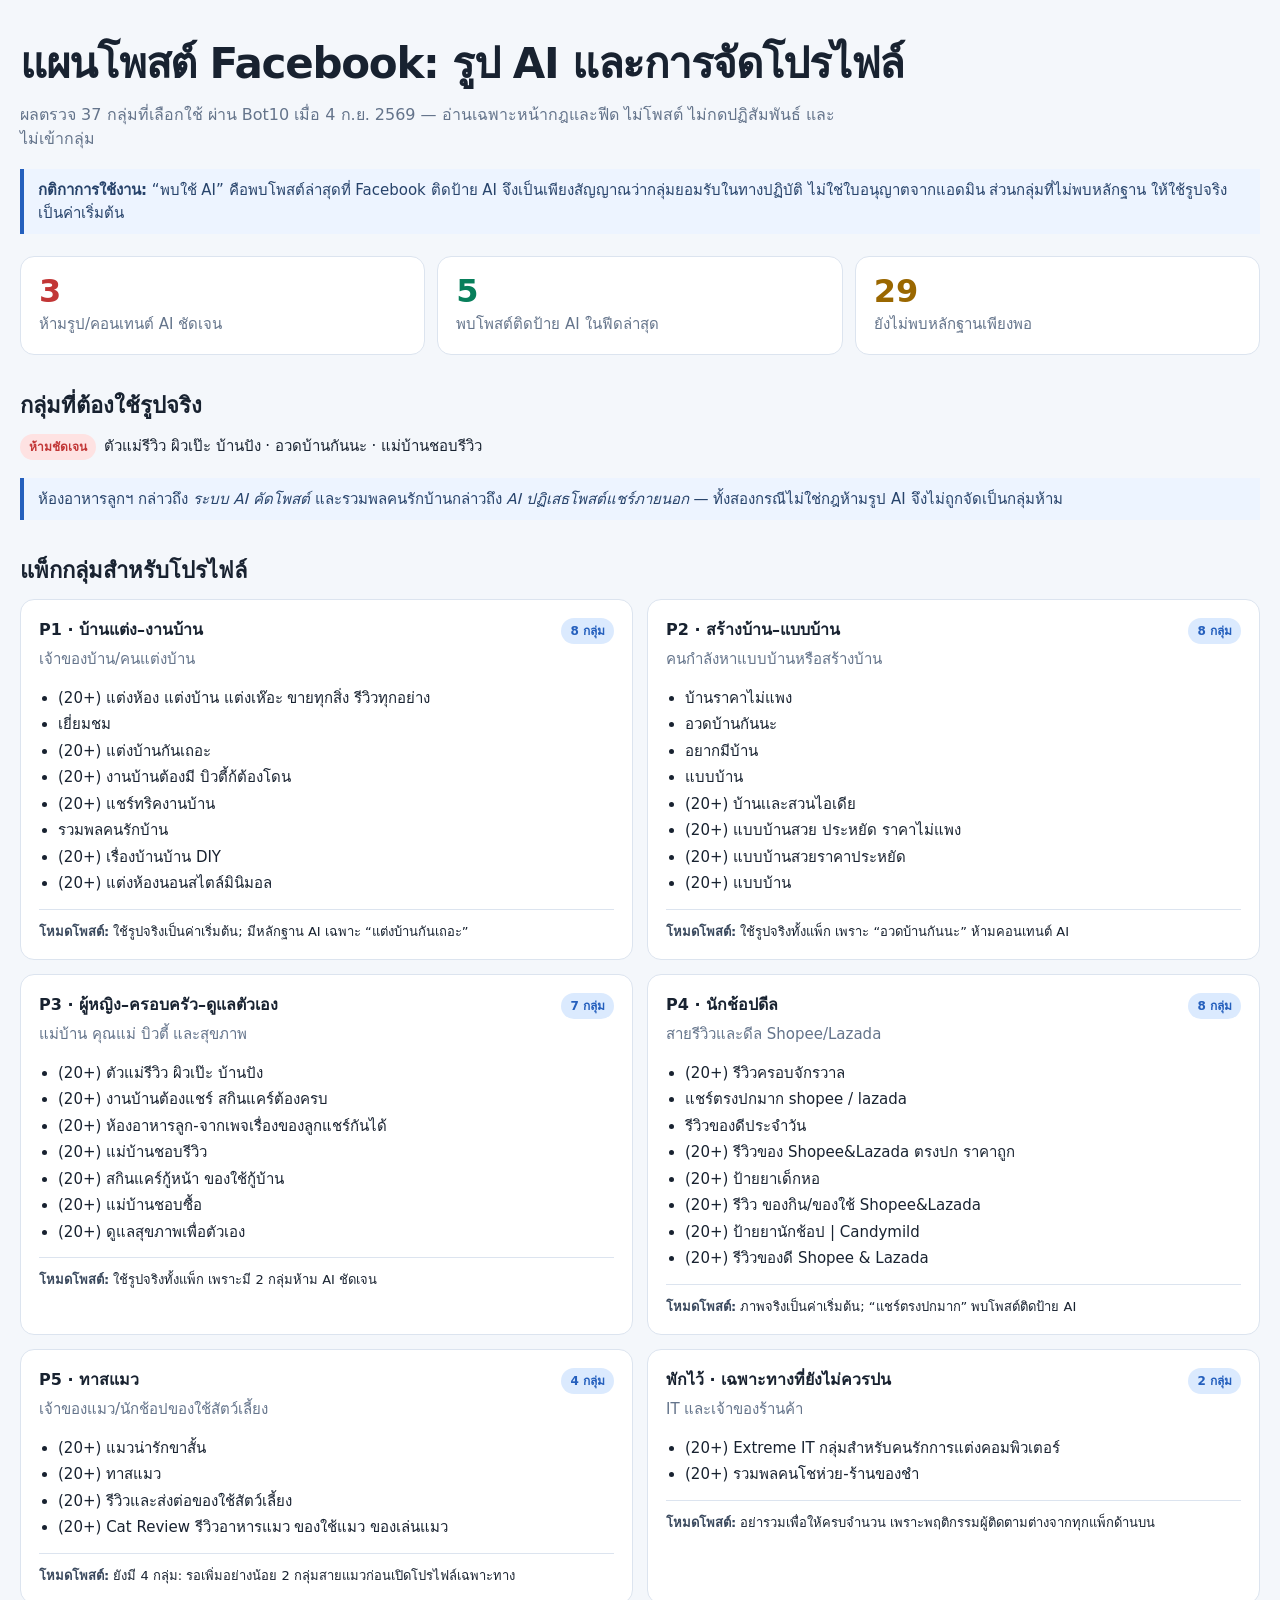
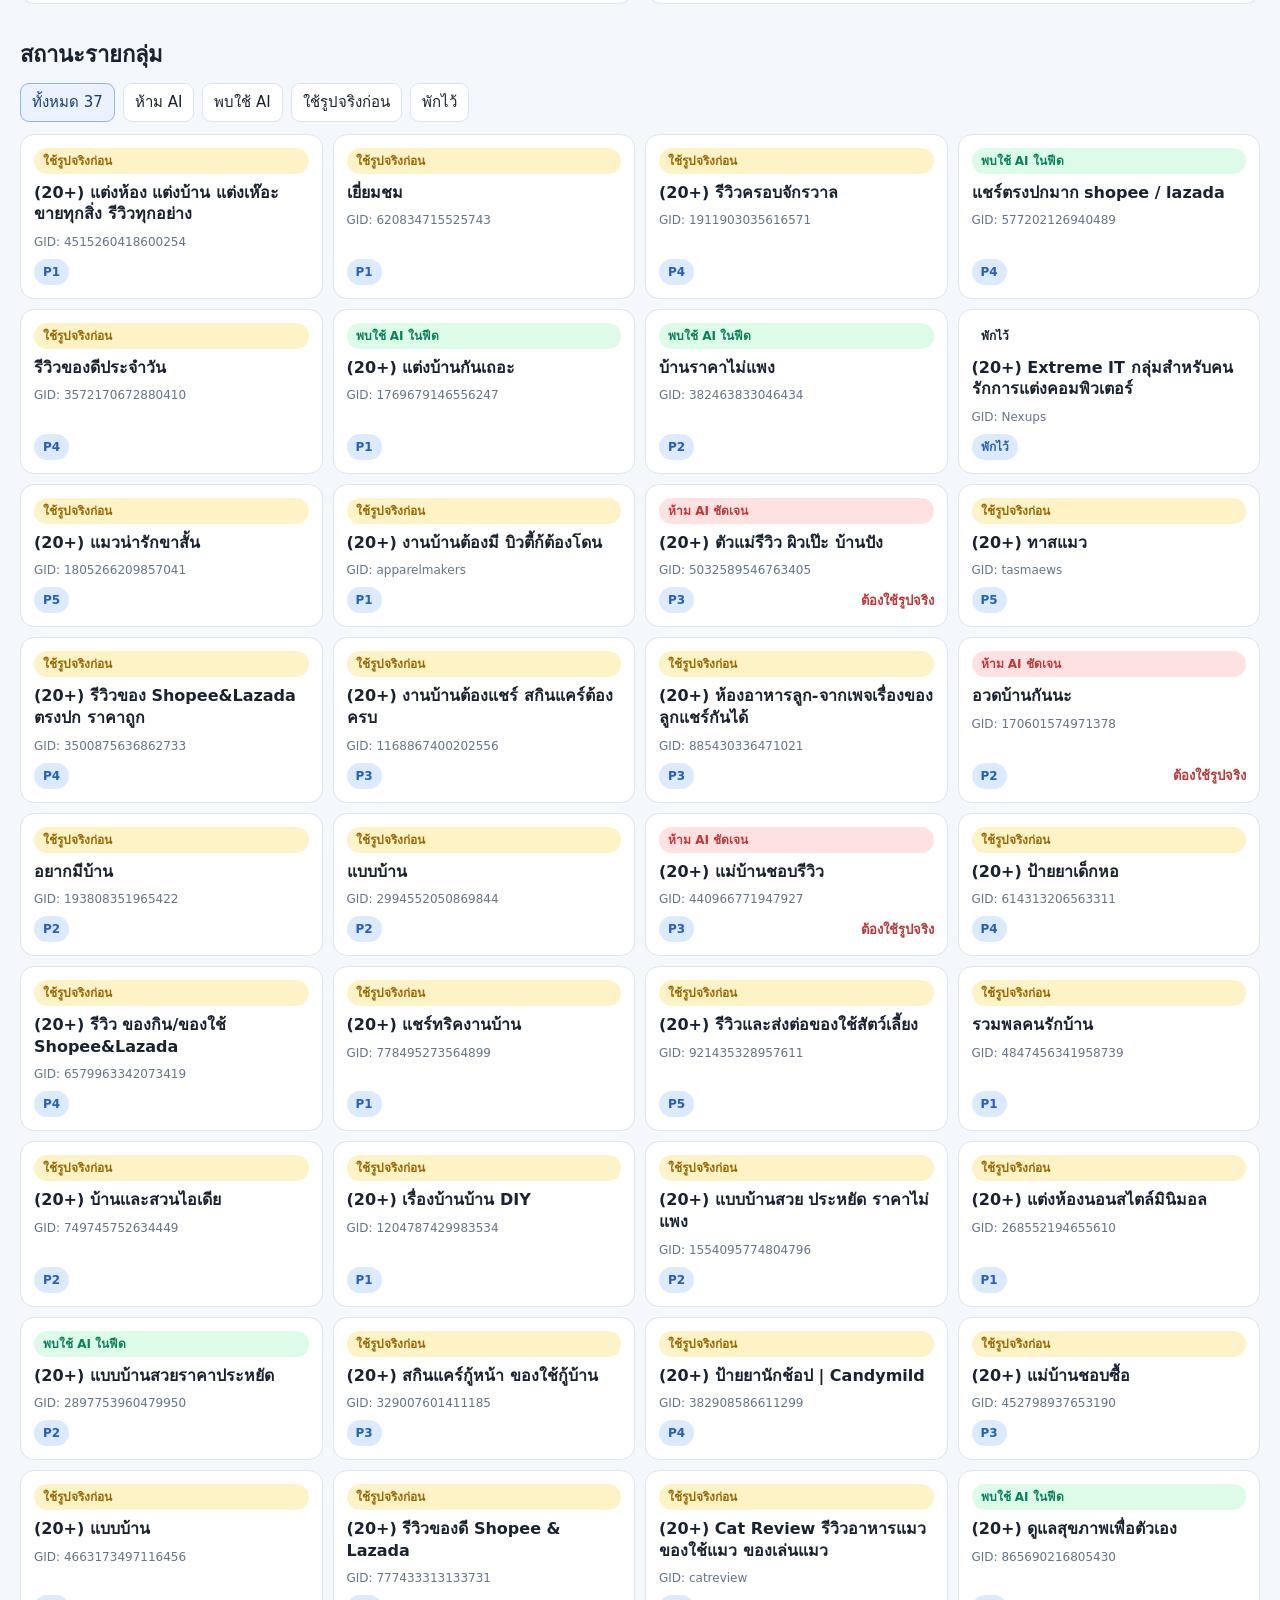
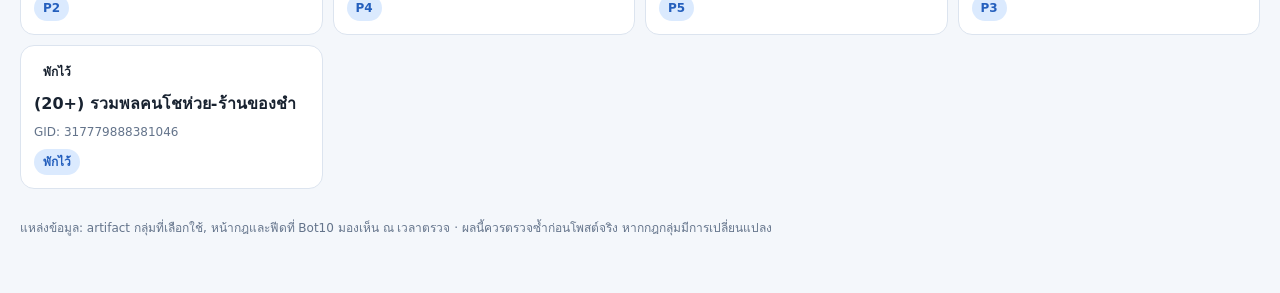
<file: web/fb-ai-posting-plan.html>
<!doctype html>
<html lang="th">
<head>
  <meta charset="utf-8">
  <meta name="viewport" content="width=device-width, initial-scale=1">
  <title>แผนกลุ่ม Facebook และนโยบายรูป AI</title>
  <style>
    :root { --bg:#f4f7fb; --ink:#182230; --muted:#64748b; --line:#dce4ef; --card:#fff; --green:#087f5b; --green-bg:#dcfce7; --red:#c23636; --red-bg:#fee2e2; --amber:#9a6700; --amber-bg:#fef3c7; --blue:#245fbd; --blue-bg:#dbeafe; }
    * { box-sizing:border-box; }
    body { margin:0; background:var(--bg); color:var(--ink); font:15px/1.5 system-ui,-apple-system,"Segoe UI",sans-serif; }
    main { max-width:1280px; margin:auto; padding:32px 20px 56px; }
    h1,h2,h3,p { margin-top:0; } h1 { font-size:clamp(28px,4vw,42px); margin-bottom:8px; letter-spacing:-.03em; } h2 { font-size:22px; margin:34px 0 12px; } h3 { font-size:16px; margin-bottom:6px; }
    .lead { color:var(--muted); max-width:820px; font-size:16px; }
    .note { border-left:4px solid var(--blue); padding:10px 14px; background:#edf4ff; margin:18px 0; color:#27436b; }
    .stats { display:grid; grid-template-columns:repeat(3,minmax(0,1fr)); gap:12px; margin:22px 0; }
    .stat,.pack,.group { background:var(--card); border:1px solid var(--line); border-radius:14px; }
    .stat { padding:18px; } .stat strong { display:block; font-size:32px; line-height:1; margin-bottom:6px; } .stat span { color:var(--muted); }
    .stat.red strong{color:var(--red)} .stat.green strong{color:var(--green)} .stat.amber strong{color:var(--amber)}
    .legend,.filters { display:flex; flex-wrap:wrap; gap:8px; align-items:center; margin:12px 0; }
    .pill { display:inline-flex; align-items:center; border-radius:999px; padding:4px 9px; font-size:12px; font-weight:700; white-space:nowrap; }
    .blocked{background:var(--red-bg);color:var(--red)} .observed{background:var(--green-bg);color:var(--green)} .unknown{background:var(--amber-bg);color:var(--amber)} .assigned{background:var(--blue-bg);color:var(--blue)}
    button { border:1px solid var(--line); background:var(--card); color:var(--ink); padding:7px 11px; border-radius:9px; cursor:pointer; font:inherit; } button:hover,button.active { background:#eaf1ff; border-color:#90b4ef; color:#173f7d; }
    .packs { display:grid; grid-template-columns:repeat(2,minmax(0,1fr)); gap:14px; }
    .pack { padding:18px; } .pack-top { display:flex; justify-content:space-between; gap:12px; align-items:flex-start; } .pack p { color:var(--muted); margin-bottom:12px; } .pack ul { margin:0; padding-left:19px; } .pack li { margin:4px 0; }
    .mode { border-top:1px solid var(--line); margin-top:14px; padding-top:12px; font-size:13px; }
    .mode strong { color:#39485d; }
    .grid { display:grid; grid-template-columns:repeat(auto-fit,minmax(265px,1fr)); gap:10px; }
    .group { padding:13px; min-height:132px; display:flex; flex-direction:column; gap:8px; }
    .group h3 { line-height:1.35; margin:0; } .meta { color:var(--muted); font-size:12px; } .group-footer { margin-top:auto; display:flex; justify-content:space-between; gap:8px; align-items:center; }
    .group[hidden] { display:none; }
    .warn { color:var(--red); font-size:13px; font-weight:650; }
    footer { color:var(--muted); font-size:12px; margin-top:30px; }
    @media (max-width:720px) { main{padding:24px 14px 40px}.stats,.packs{grid-template-columns:1fr}.pack-top{display:block}.pack-top .pill{margin-top:8px} }
  </style>
</head>
<body>
  <main>
    <h1>แผนโพสต์ Facebook: รูป AI และการจัดโปรไฟล์</h1>
    <p class="lead">ผลตรวจ 37 กลุ่มที่เลือกใช้ ผ่าน Bot10 เมื่อ 4 ก.ย. 2569 — อ่านเฉพาะหน้ากฎและฟีด ไม่โพสต์ ไม่กดปฏิสัมพันธ์ และไม่เข้ากลุ่ม</p>
    <div class="note"><strong>กติกาการใช้งาน:</strong> “พบใช้ AI” คือพบโพสต์ล่าสุดที่ Facebook ติดป้าย AI จึงเป็นเพียงสัญญาณว่ากลุ่มยอมรับในทางปฏิบัติ ไม่ใช่ใบอนุญาตจากแอดมิน ส่วนกลุ่มที่ไม่พบหลักฐาน ให้ใช้รูปจริงเป็นค่าเริ่มต้น</div>

    <section class="stats" aria-label="สรุปผลตรวจ">
      <div class="stat red"><strong>3</strong><span>ห้ามรูป/คอนเทนต์ AI ชัดเจน</span></div>
      <div class="stat green"><strong>5</strong><span>พบโพสต์ติดป้าย AI ในฟีดล่าสุด</span></div>
      <div class="stat amber"><strong>29</strong><span>ยังไม่พบหลักฐานเพียงพอ</span></div>
    </section>

    <section>
      <h2>กลุ่มที่ต้องใช้รูปจริง</h2>
      <div class="legend"><span class="pill blocked">ห้ามชัดเจน</span><span>ตัวแม่รีวิว ผิวเป๊ะ บ้านปัง · อวดบ้านกันนะ · แม่บ้านชอบรีวิว</span></div>
      <p class="note">ห้องอาหารลูกฯ กล่าวถึง <em>ระบบ AI คัดโพสต์</em> และรวมพลคนรักบ้านกล่าวถึง <em>AI ปฏิเสธโพสต์แชร์ภายนอก</em> — ทั้งสองกรณีไม่ใช่กฎห้ามรูป AI จึงไม่ถูกจัดเป็นกลุ่มห้าม</p>
    </section>

    <section>
      <h2>แพ็กกลุ่มสำหรับโปรไฟล์</h2>
      <div class="packs" id="packs"></div>
    </section>

    <section>
      <h2>สถานะรายกลุ่ม</h2>
      <div class="filters" aria-label="ตัวกรองสถานะ">
        <button type="button" class="active" data-filter="all">ทั้งหมด 37</button>
        <button type="button" data-filter="blocked">ห้าม AI</button>
        <button type="button" data-filter="observed">พบใช้ AI</button>
        <button type="button" data-filter="unknown">ใช้รูปจริงก่อน</button>
        <button type="button" data-filter="hold">พักไว้</button>
      </div>
      <div class="grid" id="groups" aria-live="polite"></div>
    </section>
    <footer>แหล่งข้อมูล: artifact กลุ่มที่เลือกใช้, หน้ากฎและฟีดที่ Bot10 มองเห็น ณ เวลาตรวจ · ผลนี้ควรตรวจซ้ำก่อนโพสต์จริง หากกฎกลุ่มมีการเปลี่ยนแปลง</footer>
  </main>
  <script>
    const packs = [
      {id:'P1', title:'บ้านแต่ง–งานบ้าน', count:8, base:'เจ้าของบ้าน/คนแต่งบ้าน', mode:'ใช้รูปจริงเป็นค่าเริ่มต้น; มีหลักฐาน AI เฉพาะ “แต่งบ้านกันเถอะ”', ids:['4515260418600254','620834715525743','1769679146556247','apparelmakers','778495273564899','4847456341958739','1204787429983534','268552194655610']},
      {id:'P2', title:'สร้างบ้าน–แบบบ้าน', count:8, base:'คนกำลังหาแบบบ้านหรือสร้างบ้าน', mode:'ใช้รูปจริงทั้งแพ็ก เพราะ “อวดบ้านกันนะ” ห้ามคอนเทนต์ AI', ids:['382463833046434','170601574971378','193808351965422','2994552050869844','749745752634449','1554095774804796','2897753960479950','4663173497116456']},
      {id:'P3', title:'ผู้หญิง–ครอบครัว–ดูแลตัวเอง', count:7, base:'แม่บ้าน คุณแม่ บิวตี้ และสุขภาพ', mode:'ใช้รูปจริงทั้งแพ็ก เพราะมี 2 กลุ่มห้าม AI ชัดเจน', ids:['5032589546763405','1168867400202556','885430336471021','440966771947927','329007601411185','452798937653190','865690216805430']},
      {id:'P4', title:'นักช้อปดีล', count:8, base:'สายรีวิวและดีล Shopee/Lazada', mode:'ภาพจริงเป็นค่าเริ่มต้น; “แชร์ตรงปกมาก” พบโพสต์ติดป้าย AI', ids:['1911903035616571','577202126940489','3572170672880410','3500875636862733','614313206563311','6579963342073419','382908586611299','777433313133731']},
      {id:'P5', title:'ทาสแมว', count:4, base:'เจ้าของแมว/นักช้อปของใช้สัตว์เลี้ยง', mode:'ยังมี 4 กลุ่ม: รอเพิ่มอย่างน้อย 2 กลุ่มสายแมวก่อนเปิดโปรไฟล์เฉพาะทาง', ids:['1805266209857041','tasmaews','921435328957611','catreview']},
      {id:'พักไว้', title:'เฉพาะทางที่ยังไม่ควรปน', count:2, base:'IT และเจ้าของร้านค้า', mode:'อย่ารวมเพื่อให้ครบจำนวน เพราะพฤติกรรมผู้ติดตามต่างจากทุกแพ็กด้านบน', ids:['Nexups','317779888381046']}
    ];
    const groups = [
      ['4515260418600254','(20+) แต่งห้อง แต่งบ้าน แต่งเห๊อะ ขายทุกสิ่ง รีวิวทุกอย่าง','unknown'],['620834715525743','เยี่ยมชม','unknown'],['1911903035616571','(20+) รีวิวครอบจักรวาล','unknown'],['577202126940489','แชร์ตรงปกมาก shopee / lazada','observed'],['3572170672880410','รีวิวของดีประจำวัน','unknown'],['1769679146556247','(20+) แต่งบ้านกันเถอะ','observed'],['382463833046434','บ้านราคาไม่แพง','observed'],['Nexups','(20+) Extreme IT กลุ่มสำหรับคนรักการแต่งคอมพิวเตอร์','hold'],['1805266209857041','(20+) แมวน่ารักขาสั้น','unknown'],['apparelmakers','(20+) งานบ้านต้องมี บิวตี้ก้ต้องโดน','unknown'],['5032589546763405','(20+) ตัวแม่รีวิว ผิวเป๊ะ บ้านปัง','blocked'],['tasmaews','(20+) ทาสแมว','unknown'],['3500875636862733','(20+) รีวิวของ Shopee&Lazada ตรงปก ราคาถูก','unknown'],['1168867400202556','(20+) งานบ้านต้องแชร์ สกินแคร์ต้องครบ','unknown'],['885430336471021','(20+) ห้องอาหารลูก-จากเพจเรื่องของลูกแชร์กันได้','unknown'],['170601574971378','อวดบ้านกันนะ','blocked'],['193808351965422','อยากมีบ้าน','unknown'],['2994552050869844','แบบบ้าน','unknown'],['440966771947927','(20+) แม่บ้านชอบรีวิว','blocked'],['614313206563311','(20+) ป้ายยาเด็กหอ','unknown'],['6579963342073419','(20+) รีวิว ของกิน/ของใช้ Shopee&Lazada','unknown'],['778495273564899','(20+) แชร์ทริคงานบ้าน','unknown'],['921435328957611','(20+) รีวิวและส่งต่อของใช้สัตว์เลี้ยง','unknown'],['4847456341958739','รวมพลคนรักบ้าน','unknown'],['749745752634449','(20+) บ้านเเละสวนไอเดีย','unknown'],['1204787429983534','(20+) เรื่องบ้านบ้าน DIY','unknown'],['1554095774804796','(20+) แบบบ้านสวย ประหยัด ราคาไม่แพง','unknown'],['268552194655610','(20+) แต่งห้องนอนสไตล์มินิมอล','unknown'],['2897753960479950','(20+) แบบบ้านสวยราคาประหยัด','observed'],['329007601411185','(20+) สกินแคร์กู้หน้า ของใช้กู้บ้าน','unknown'],['382908586611299','(20+) ป้ายยานักช้อป | Candymild','unknown'],['452798937653190','(20+) แม่บ้านชอบซื้อ','unknown'],['4663173497116456','(20+) แบบบ้าน','unknown'],['777433313133731','(20+) รีวิวของดี Shopee & Lazada','unknown'],['catreview','(20+) Cat Review รีวิวอาหารแมว ของใช้แมว ของเล่นแมว','unknown'],['865690216805430','(20+) ดูแลสุขภาพเพื่อตัวเอง','observed'],['317779888381046','(20+) รวมพลคนโชห่วย-ร้านของชำ','hold']
    ].map(([gid,name,status]) => ({gid,name,status,pack:packs.find(p=>p.ids.includes(gid))?.id || 'พักไว้'}));
    const labels = {blocked:'ห้าม AI ชัดเจน', observed:'พบใช้ AI ในฟีด', unknown:'ใช้รูปจริงก่อน', hold:'พักไว้'};
    const packsEl = document.getElementById('packs'), groupsEl = document.getElementById('groups');
    packsEl.innerHTML = packs.map(p => `<article class="pack"><div class="pack-top"><div><h3>${p.id} · ${p.title}</h3><p>${p.base}</p></div><span class="pill assigned">${p.count} กลุ่ม</span></div><ul>${p.ids.map(id=>`<li>${groups.find(g=>g.gid===id)?.name || id}</li>`).join('')}</ul><div class="mode"><strong>โหมดโพสต์:</strong> ${p.mode}</div></article>`).join('');
    function render(filter='all') { groupsEl.innerHTML = groups.filter(g=>filter==='all'||g.status===filter).map(g => `<article class="group"><span class="pill ${g.status}">${labels[g.status]}</span><h3>${g.name}</h3><div class="meta">GID: ${g.gid}</div><div class="group-footer"><span class="pill assigned">${g.pack}</span>${g.status==='blocked'?'<span class="warn">ต้องใช้รูปจริง</span>':''}</div></article>`).join(''); }
    document.querySelectorAll('[data-filter]').forEach(button => button.addEventListener('click', () => { document.querySelectorAll('[data-filter]').forEach(b=>b.classList.remove('active')); button.classList.add('active'); render(button.dataset.filter); }));
    render();
  </script>
</body>
</html>
</file>
